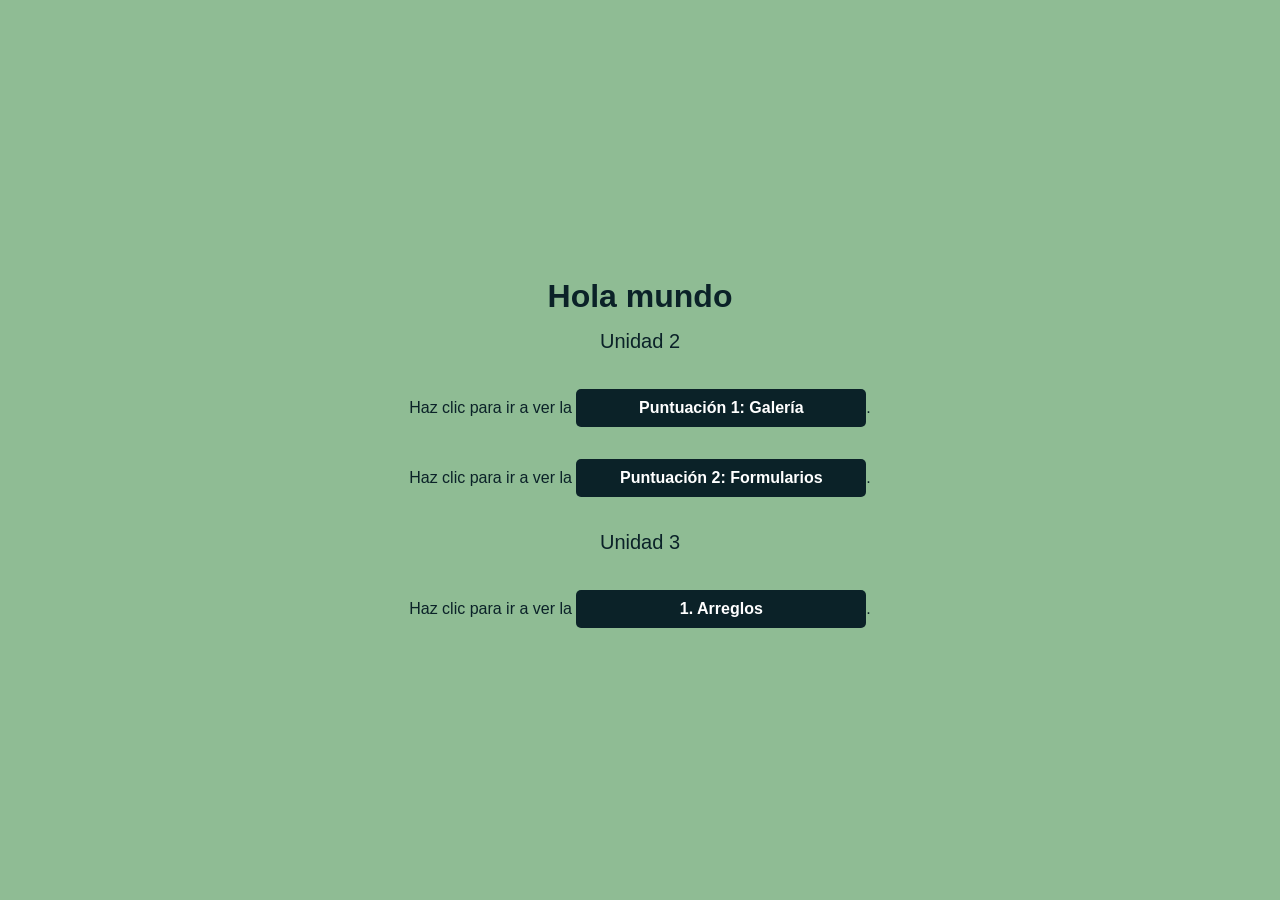
<file: index.html>
<!DOCTYPE html>
<html lang="es">
<head>
    <meta charset="UTF-8">
    <meta name="viewport" content="width=device-width, initial-scale=1.0">
    <meta name="author" content="Fernando Hernandez">
    <meta name="keywords" content="desarrollo web, ingenieria de software">
    <link rel="stylesheet" href="style_index.css">
    <title>Inicio</title>
</head>
<body>
    <h1>Hola mundo</h1>
    <h2>Unidad 2</h2>
    <p>Haz clic para ir a ver la <a href="Puntuacion1/galeria.html">Puntuación 1: Galería</a>.</p>
    <p>Haz clic para ir a ver la <a href="Formularios/index.html">Puntuación 2: Formularios</a>.</p>
    <br>
    <h2>Unidad 3</h2>
    <p>Haz clic para ir a ver la <a href="EjerciciosArreglos/index.html">1. Arreglos</a>.</p>
</body>
</html>
</file>
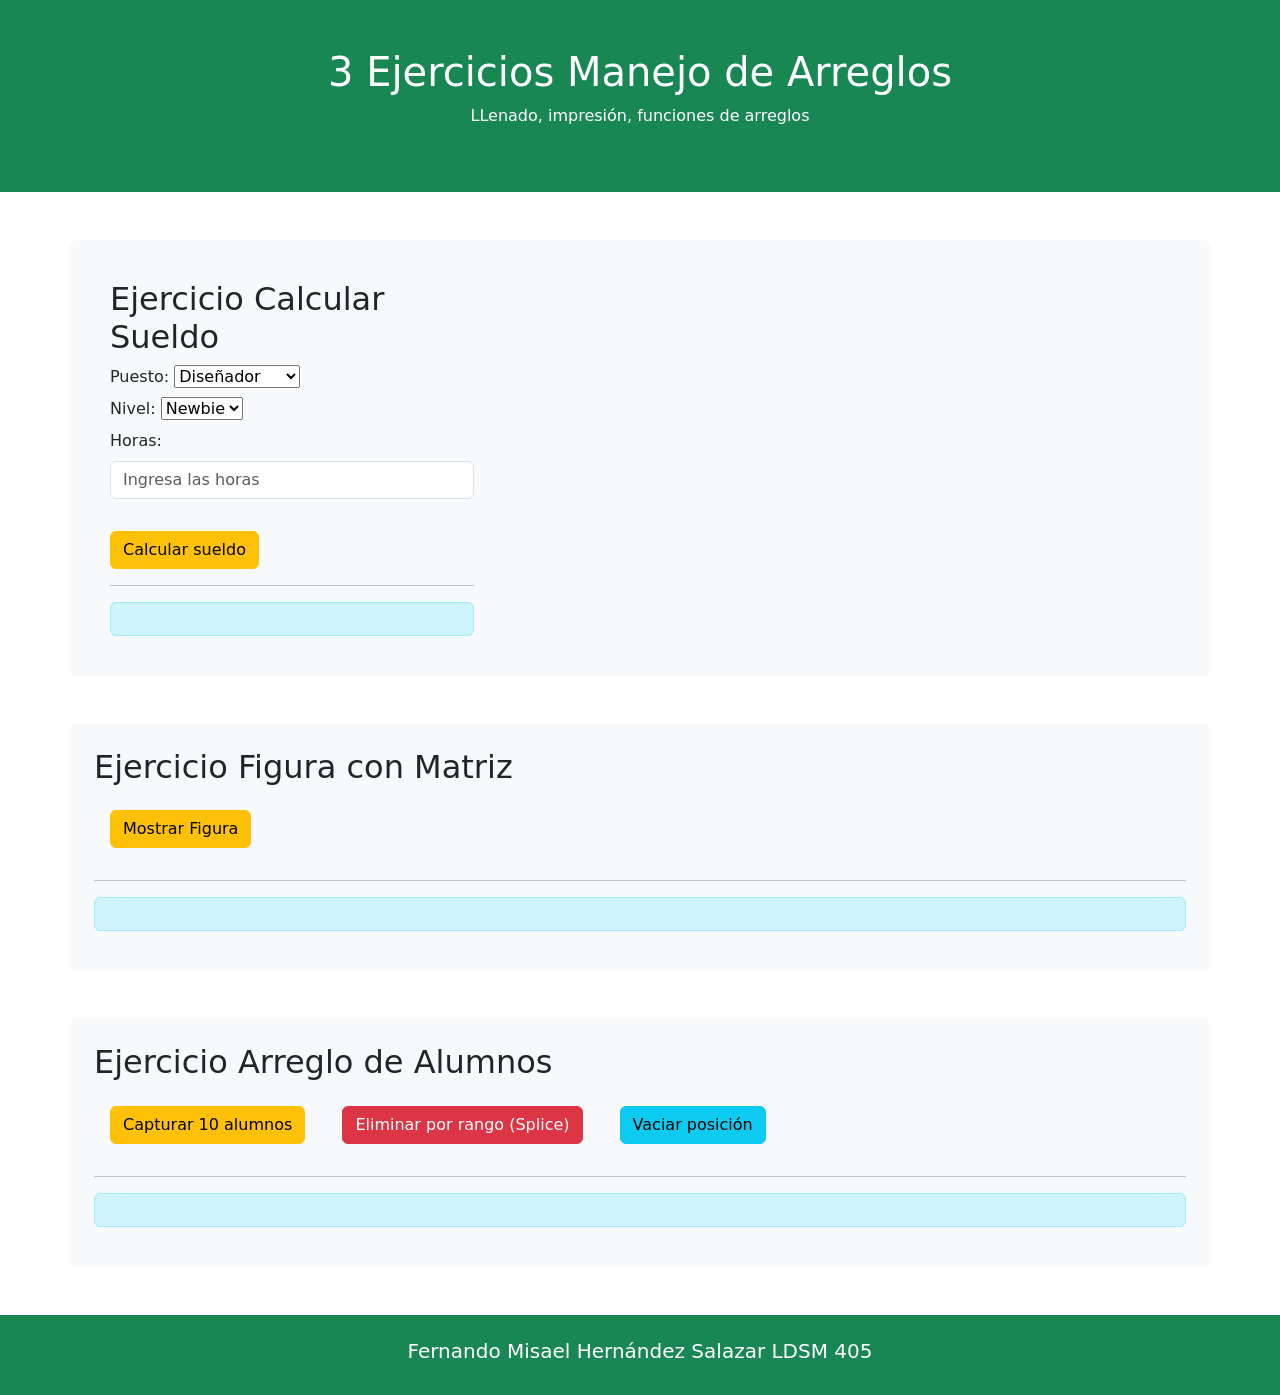
<file: EjerciciosArreglos/index.html>
<!DOCTYPE html>
<html lang="en">
<head>
    <meta charset="UTF-8">
    <meta http-equiv="X-UA-Compatible" content="IE=edge">
    <meta name="viewport" content="width=device-width, initial-scale=1.0">
    <link href="https://cdn.jsdelivr.net/npm/bootstrap@5.3.8/dist/css/bootstrap.min.css" rel="stylesheet">
    <script src="https://cdn.jsdelivr.net/npm/bootstrap@5.3.8/dist/js/bootstrap.bundle.min.js"></script>
    <title>Arreglos con JS</title>
</head>
<body>
    <header class="container-fluid p-5 bg-success text-white text-center">
        <h1>3 Ejercicios Manejo de Arreglos</h1>
        <p>LLenado, impresión, funciones de arreglos</p> 
    </header>
    <section class="container mt-5 bg-light p-4 rounded text-dark">
        <form action="" method="post" id="formSueldo" name="formSueldo">
            <div class="m-3 col-sm-4">
                <h2>Ejercicio Calcular Sueldo</h2>
                <label for="puesto" class="form-label">Puesto: </label>
                <select id="puesto" size="1" name="puesto">
                    <option value=0>Diseñador</option>
                    <option value=1>Programador</option>
                    <option value=2>Lider</option>
                </select>
                <br>
                <label for="nivel" class="form-label">Nivel: </label>
                <select id="nivel" size="1" name="nivel">
                    <option value=0>Newbie</option>
                    <option value=1>Junior</option>
                    <option value=2>Senior</option>
                </select>
                <br>
                <label for="horas" class="form-label">Horas: </label>
                <input type="number" class="form-control mb-3" id="horas" placeholder="Ingresa las horas" name="horas">
                <button type="button" class="btn btn-warning mt-3" onclick="mostrarSueldo()">Calcular sueldo</button>
                <hr>
                <p class="alert alert-info mt-3 text-black" id="sueldoCalculado"></p>
            </div>
        </form>
    </section>
    <section class="container mt-5 bg-light p-4 rounded text-dark">
        <h2>Ejercicio Figura con Matriz</h2>
        <button class="btn btn-warning m-3" onclick="ejercicio3()">Mostrar Figura</button>
        <hr>
        <p class="font-monospace alert alert-info mt-3 text-black" id="impEjercicio3"></p>
    </section>

    <section class="container mt-5 bg-light p-4 rounded text-dark">
        <h2>Ejercicio Arreglo de Alumnos</h2>
        <button class="btn btn-warning m-3" onclick="capturarAlumnos()">Capturar 10 alumnos</button>
        <button class="btn btn-danger m-3" onclick="eliminarAlumnosRango()">Eliminar por rango (Splice)</button>
        <button class="btn btn-info m-3" onclick="vaciarPosicion()">Vaciar posición</button>
        <hr>
        <p class="alert alert-info mt-3 text-black"" id="impAlumnos"></p>
    </section>
    <footer class="mt-5 p-4 text-white text-center bg-success">
        <h5>Fernando Misael Hernández Salazar LDSM 405</h5>
    </footer>
    <script src="js/funcionesArreglos.js"></script>
</body>
</html>
</file>
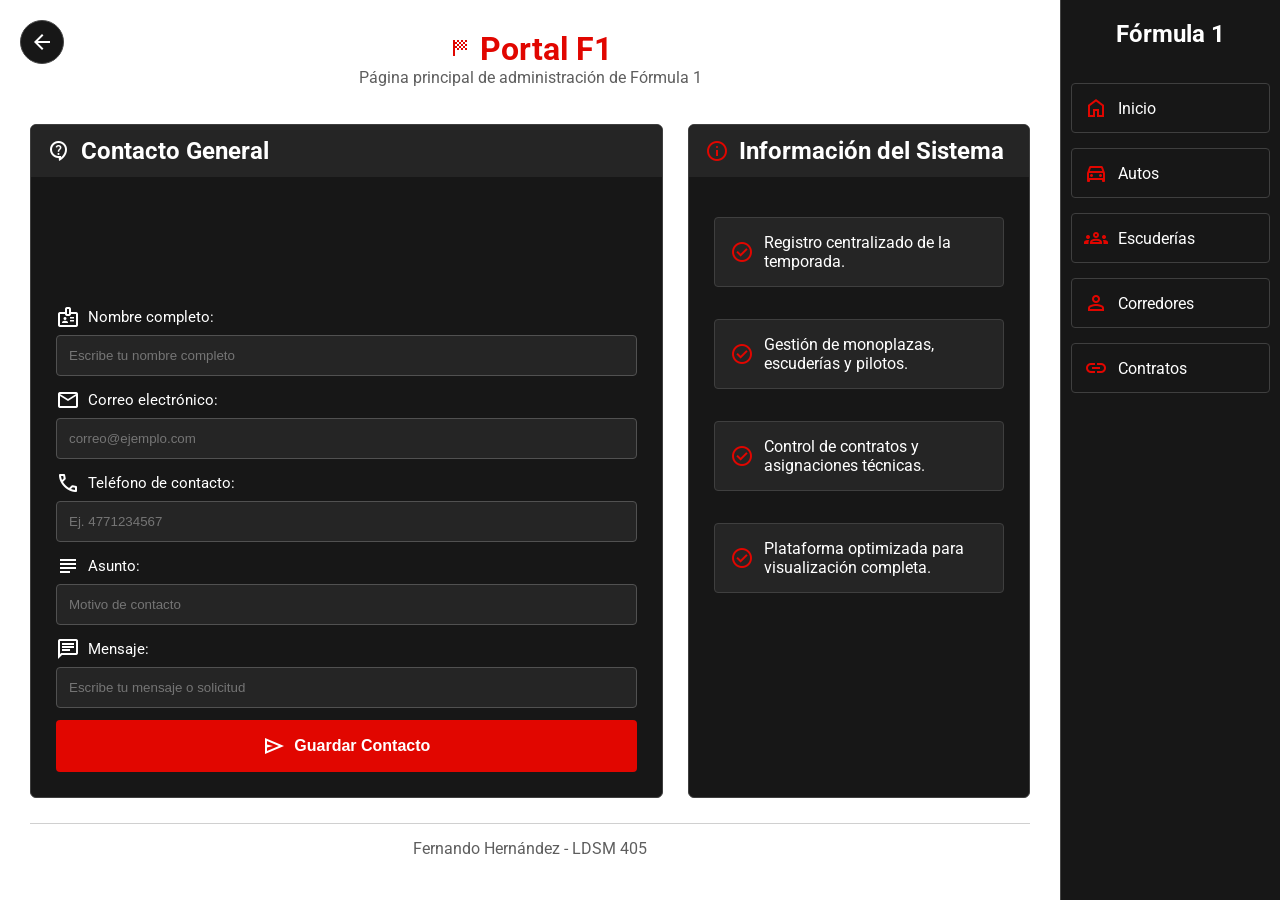
<file: Formularios/index.html>
<!DOCTYPE html>
<html lang="es">
<head>
    <meta charset="UTF-8">
    <meta name="viewport" content="width=device-width, initial-scale=1.0">
    <title>Inicio - Fórmula 1</title>
    <link rel="stylesheet" href="https://fonts.googleapis.com/css2?family=Roboto:wght@400;700&display=swap">
    <link rel="stylesheet" href="https://fonts.googleapis.com/css2?family=Material+Symbols+Outlined:opsz,wght,FILL,GRAD@24,400,0,0" />
    <link rel="stylesheet" href="css/index.css">
</head>
<body>

    <a class="volver-inicio" href="../index.html" aria-label="Volver al inicio principal" title="Volver al inicio principal">
        <span class="material-symbols-outlined" aria-hidden="true">arrow_back</span>
    </a>

    <main>
        <header>
            <h1><span class="material-symbols-outlined">sports_score</span> Portal F1</h1>
            <p>Página principal de administración de Fórmula 1</p>
        </header>

        <section>
            <article>
                <h2><span class="material-symbols-outlined">contact_support</span> Contacto General</h2>
                <form action="#">
                    <p>
                        <label for="nombre_usuario"><span class="material-symbols-outlined">badge</span> Nombre completo:</label>
                        <input type="text" id="nombre_usuario" placeholder="Escribe tu nombre completo">
                    </p>

                    <p>
                        <label for="correo"><span class="material-symbols-outlined">mail</span> Correo electrónico:</label>
                        <input type="email" id="correo" placeholder="correo@ejemplo.com">
                    </p>

                    <p>
                        <label for="telefono"><span class="material-symbols-outlined">call</span> Teléfono de contacto:</label>
                        <input type="tel" id="telefono" placeholder="Ej. 4771234567">
                    </p>

                    <p>
                        <label for="asunto"><span class="material-symbols-outlined">subject</span> Asunto:</label>
                        <input type="text" id="asunto" placeholder="Motivo de contacto">
                    </p>

                    <p>
                        <label for="mensaje"><span class="material-symbols-outlined">chat</span> Mensaje:</label>
                        <input type="text" id="mensaje" placeholder="Escribe tu mensaje o solicitud">
                    </p>

                    <button type="button" onclick="capturarInicio()"><span class="material-symbols-outlined">send</span> Guardar Contacto</button>
                </form>
            </article>

            <aside>
                <h2><span class="material-symbols-outlined">info</span> Información del Sistema</h2>
                <p><span class="material-symbols-outlined">check_circle</span> Registro centralizado de la temporada.</p>
                <p><span class="material-symbols-outlined">check_circle</span> Gestión de monoplazas, escuderías y pilotos.</p>
                <p><span class="material-symbols-outlined">check_circle</span> Control de contratos y asignaciones técnicas.</p>
                <p><span class="material-symbols-outlined">check_circle</span> Plataforma optimizada para visualización completa.</p>
            </aside>
        </section>

        <footer>
            <p>Fernando Hernández - LDSM 405</p>
        </footer>
    </main>

    <nav>
        <h2>Fórmula 1</h2>
        <a href="index.html"><span class="material-symbols-outlined">home</span> Inicio</a>
        <a href="autos.html"><span class="material-symbols-outlined">directions_car</span> Autos</a>
        <a href="escuderia.html"><span class="material-symbols-outlined">groups</span> Escuderías</a>
        <a href="corredor.html"><span class="material-symbols-outlined">person</span> Corredores</a>
        <a href="relaciones.html"><span class="material-symbols-outlined">link</span> Contratos</a>
    </nav>

    <script src="js/main.js"></script>
</body>
</html>
</file>
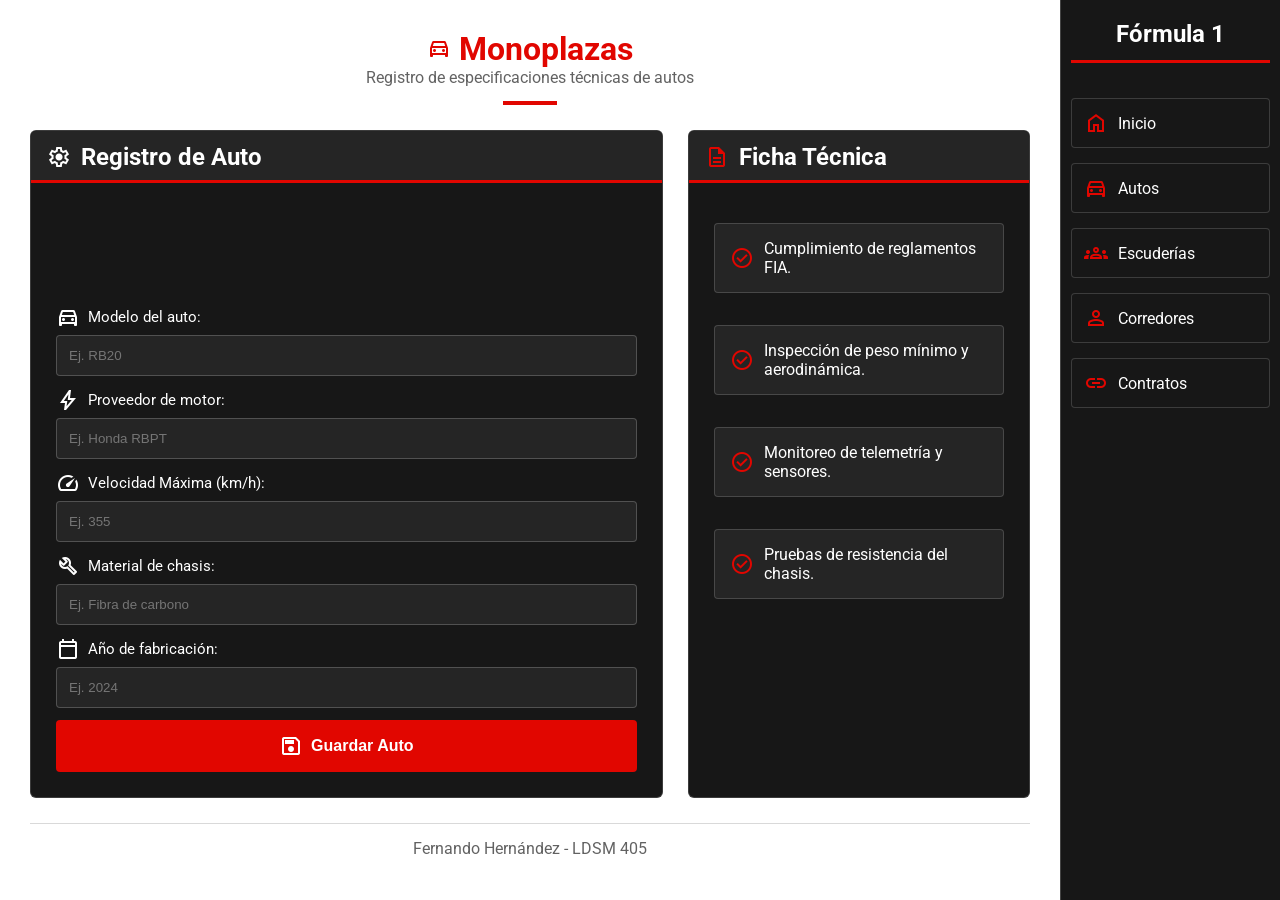
<file: Formularios/autos.html>
<!DOCTYPE html>
<html lang="es">
<head>
    <meta charset="UTF-8">
    <meta name="viewport" content="width=device-width, initial-scale=1.0">
    <title>Autos - Fórmula 1</title>
    <link rel="stylesheet" href="https://fonts.googleapis.com/css2?family=Roboto:wght@400;700&display=swap">
    <link rel="stylesheet" href="https://fonts.googleapis.com/css2?family=Material+Symbols+Outlined:opsz,wght,FILL,GRAD@24,400,0,0" />
    <link rel="stylesheet" href="css/autos.css">
</head>
<body>

    <main>
        <header>
            <h1><span class="material-symbols-outlined">directions_car</span> Monoplazas</h1>
            <p>Registro de especificaciones técnicas de autos</p>
        </header>

        <section>
            <article>
                <h2><span class="material-symbols-outlined">settings</span> Registro de Auto</h2>
                <form action="#">
                    <p>
                        <label for="modelo"><span class="material-symbols-outlined">directions_car</span> Modelo del auto:</label>
                        <input type="text" id="modelo" placeholder="Ej. RB20">
                    </p>

                    <p>
                        <label for="motor"><span class="material-symbols-outlined">bolt</span> Proveedor de motor:</label>
                        <input type="text" id="motor" placeholder="Ej. Honda RBPT">
                    </p>

                    <p>
                        <label for="velocidad"><span class="material-symbols-outlined">speed</span> Velocidad Máxima (km/h):</label>
                        <input type="number" id="velocidad" placeholder="Ej. 355">
                    </p>

                    <p>
                        <label for="chasis"><span class="material-symbols-outlined">build</span> Material de chasis:</label>
                        <input type="text" id="chasis" placeholder="Ej. Fibra de carbono">
                    </p>

                    <p>
                        <label for="anio"><span class="material-symbols-outlined">calendar_today</span> Año de fabricación:</label>
                        <input type="number" id="anio" placeholder="Ej. 2024">
                    </p>

                    <button type="button" onclick="capturarAuto()"><span class="material-symbols-outlined">save</span> Guardar Auto</button>
                </form>
            </article>

            <aside>
                <h2><span class="material-symbols-outlined">description</span> Ficha Técnica</h2>
                <p><span class="material-symbols-outlined">check_circle</span> Cumplimiento de reglamentos FIA.</p>
                <p><span class="material-symbols-outlined">check_circle</span> Inspección de peso mínimo y aerodinámica.</p>
                <p><span class="material-symbols-outlined">check_circle</span> Monitoreo de telemetría y sensores.</p>
                <p><span class="material-symbols-outlined">check_circle</span> Pruebas de resistencia del chasis.</p>
            </aside>
        </section>

        <footer>
            <p>Fernando Hernández - LDSM 405</p>
        </footer>
    </main>

    <nav>
        <h2>Fórmula 1</h2>
        <a href="index.html"><span class="material-symbols-outlined">home</span> Inicio</a>
        <a href="autos.html"><span class="material-symbols-outlined">directions_car</span> Autos</a>
        <a href="escuderia.html"><span class="material-symbols-outlined">groups</span> Escuderías</a>
        <a href="corredor.html"><span class="material-symbols-outlined">person</span> Corredores</a>
        <a href="relaciones.html"><span class="material-symbols-outlined">link</span> Contratos</a>
    </nav>

    <script src="js/main.js"></script>
</body>
</html>
</file>
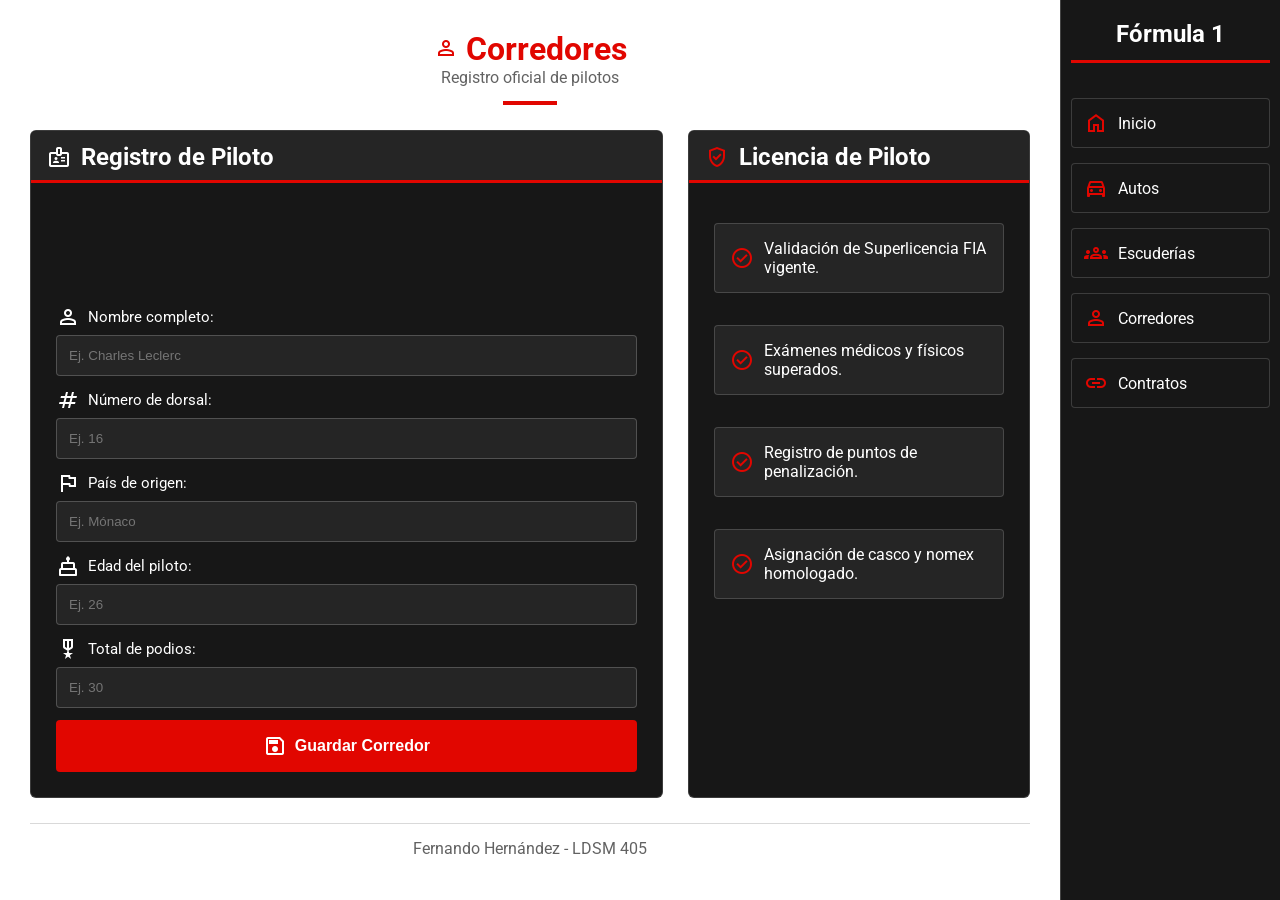
<file: Formularios/corredor.html>
<!DOCTYPE html>
<html lang="es">
<head>
    <meta charset="UTF-8">
    <meta name="viewport" content="width=device-width, initial-scale=1.0">
    <title>Corredores - Fórmula 1</title>
    <link rel="stylesheet" href="https://fonts.googleapis.com/css2?family=Roboto:wght@400;700&display=swap">
    <link rel="stylesheet" href="https://fonts.googleapis.com/css2?family=Material+Symbols+Outlined:opsz,wght,FILL,GRAD@24,400,0,0" />
    <link rel="stylesheet" href="css/corredor.css">
</head>
<body>

    <main>
        <header>
            <h1><span class="material-symbols-outlined">person</span> Corredores</h1>
            <p>Registro oficial de pilotos</p>
        </header>

        <section>
            <article>
                <h2><span class="material-symbols-outlined">badge</span> Registro de Piloto</h2>
                <form action="#">
                    <p>
                        <label for="nombre_piloto"><span class="material-symbols-outlined">person</span> Nombre completo:</label>
                        <input type="text" id="nombre_piloto" placeholder="Ej. Charles Leclerc">
                    </p>

                    <p>
                        <label for="numero_dorsal"><span class="material-symbols-outlined">numbers</span> Número de dorsal:</label>
                        <input type="number" id="numero_dorsal" placeholder="Ej. 16">
                    </p>

                    <p>
                        <label for="pais"><span class="material-symbols-outlined">flag</span> País de origen:</label>
                        <input type="text" id="pais" placeholder="Ej. Mónaco">
                    </p>

                    <p>
                        <label for="edad"><span class="material-symbols-outlined">cake</span> Edad del piloto:</label>
                        <input type="number" id="edad" placeholder="Ej. 26">
                    </p>

                    <p>
                        <label for="podios"><span class="material-symbols-outlined">military_tech</span> Total de podios:</label>
                        <input type="number" id="podios" placeholder="Ej. 30">
                    </p>

                    <button type="button" onclick="capturarCorredor()"><span class="material-symbols-outlined">save</span> Guardar Corredor</button>
                </form>
            </article>

            <aside>
                <h2><span class="material-symbols-outlined">verified_user</span> Licencia de Piloto</h2>
                <p><span class="material-symbols-outlined">check_circle</span> Validación de Superlicencia FIA vigente.</p>
                <p><span class="material-symbols-outlined">check_circle</span> Exámenes médicos y físicos superados.</p>
                <p><span class="material-symbols-outlined">check_circle</span> Registro de puntos de penalización.</p>
                <p><span class="material-symbols-outlined">check_circle</span> Asignación de casco y nomex homologado.</p>
            </aside>
        </section>

        <footer>
            <p>Fernando Hernández - LDSM 405</p>
        </footer>
    </main>

    <nav>
        <h2>Fórmula 1</h2>
        <a href="index.html"><span class="material-symbols-outlined">home</span> Inicio</a>
        <a href="autos.html"><span class="material-symbols-outlined">directions_car</span> Autos</a>
        <a href="escuderia.html"><span class="material-symbols-outlined">groups</span> Escuderías</a>
        <a href="corredor.html"><span class="material-symbols-outlined">person</span> Corredores</a>
        <a href="relaciones.html"><span class="material-symbols-outlined">link</span> Contratos</a>
    </nav>

    <script src="js/main.js"></script>
</body>
</html>
</file>
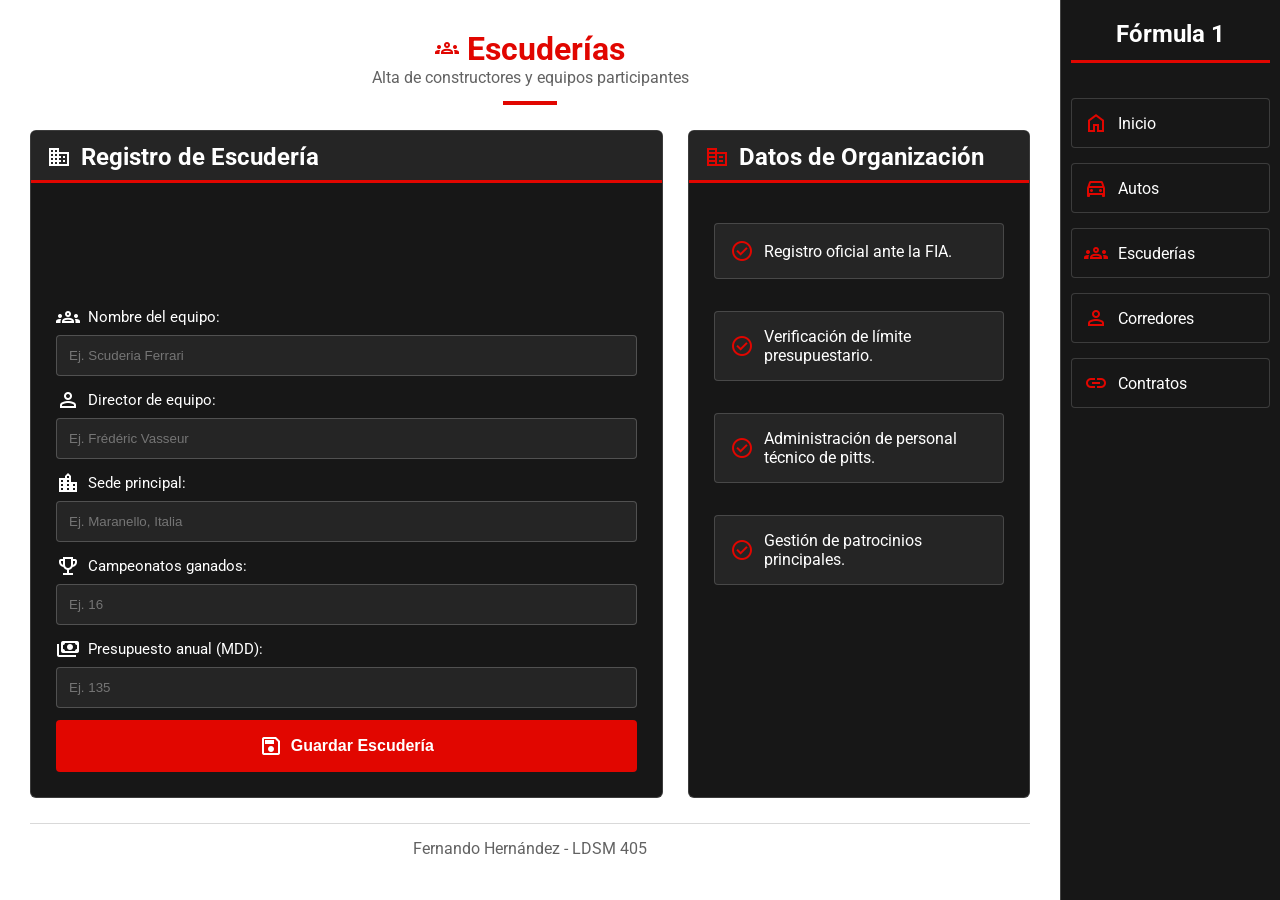
<file: Formularios/escuderia.html>
<!DOCTYPE html>
<html lang="es">
<head>
    <meta charset="UTF-8">
    <meta name="viewport" content="width=device-width, initial-scale=1.0">
    <title>Escuderías - Fórmula 1</title>
    <link rel="stylesheet" href="https://fonts.googleapis.com/css2?family=Roboto:wght@400;700&display=swap">
    <link rel="stylesheet" href="https://fonts.googleapis.com/css2?family=Material+Symbols+Outlined:opsz,wght,FILL,GRAD@24,400,0,0" />
    <link rel="stylesheet" href="css/escuderia.css">
</head>
<body>

    <main>
        <header>
            <h1><span class="material-symbols-outlined">groups</span> Escuderías</h1>
            <p>Alta de constructores y equipos participantes</p>
        </header>

        <section>
            <article>
                <h2><span class="material-symbols-outlined">domain</span> Registro de Escudería</h2>
                <form action="#">
                    <p>
                        <label for="nombre_equipo"><span class="material-symbols-outlined">groups</span> Nombre del equipo:</label>
                        <input type="text" id="nombre_equipo" placeholder="Ej. Scuderia Ferrari">
                    </p>

                    <p>
                        <label for="director"><span class="material-symbols-outlined">person</span> Director de equipo:</label>
                        <input type="text" id="director" placeholder="Ej. Frédéric Vasseur">
                    </p>

                    <p>
                        <label for="sede"><span class="material-symbols-outlined">location_city</span> Sede principal:</label>
                        <input type="text" id="sede" placeholder="Ej. Maranello, Italia">
                    </p>

                    <p>
                        <label for="campeonatos"><span class="material-symbols-outlined">emoji_events</span> Campeonatos ganados:</label>
                        <input type="number" id="campeonatos" placeholder="Ej. 16">
                    </p>

                    <p>
                        <label for="presupuesto"><span class="material-symbols-outlined">payments</span> Presupuesto anual (MDD):</label>
                        <input type="number" id="presupuesto" placeholder="Ej. 135">
                    </p>

                    <button type="button" onclick="capturarEscuderia()"><span class="material-symbols-outlined">save</span> Guardar Escudería</button>
                </form>
            </article>

            <aside>
                <h2><span class="material-symbols-outlined">corporate_fare</span> Datos de Organización</h2>
                <p><span class="material-symbols-outlined">check_circle</span> Registro oficial ante la FIA.</p>
                <p><span class="material-symbols-outlined">check_circle</span> Verificación de límite presupuestario.</p>
                <p><span class="material-symbols-outlined">check_circle</span> Administración de personal técnico de pitts.</p>
                <p><span class="material-symbols-outlined">check_circle</span> Gestión de patrocinios principales.</p>
            </aside>
        </section>

        <footer>
            <p>Fernando Hernández - LDSM 405</p>
        </footer>
    </main>

    <nav>
        <h2>Fórmula 1</h2>
        <a href="index.html"><span class="material-symbols-outlined">home</span> Inicio</a>
        <a href="autos.html"><span class="material-symbols-outlined">directions_car</span> Autos</a>
        <a href="escuderia.html"><span class="material-symbols-outlined">groups</span> Escuderías</a>
        <a href="corredor.html"><span class="material-symbols-outlined">person</span> Corredores</a>
        <a href="relaciones.html"><span class="material-symbols-outlined">link</span> Contratos</a>
    </nav>

    <script src="js/main.js"></script>
</body>
</html>
</file>
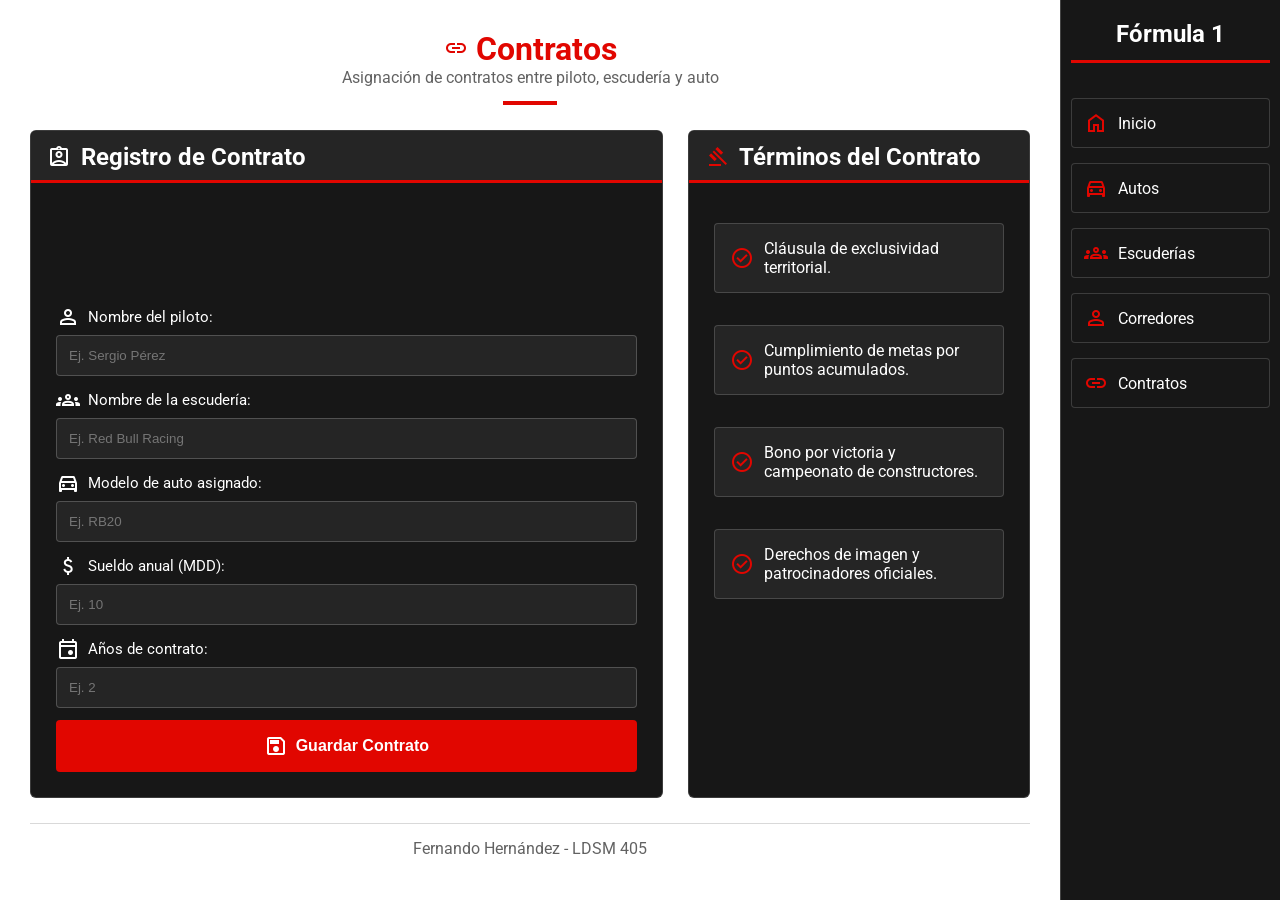
<file: Formularios/relaciones.html>
<!DOCTYPE html>
<html lang="es">
<head>
    <meta charset="UTF-8">
    <meta name="viewport" content="width=device-width, initial-scale=1.0">
    <title>Contratos - Fórmula 1</title>
    <link rel="stylesheet" href="https://fonts.googleapis.com/css2?family=Roboto:wght@400;700&display=swap">
    <link rel="stylesheet" href="https://fonts.googleapis.com/css2?family=Material+Symbols+Outlined:opsz,wght,FILL,GRAD@24,400,0,0" />
    <link rel="stylesheet" href="css/relaciones.css">
</head>
<body>

    <main>
        <header>
            <h1><span class="material-symbols-outlined">link</span> Contratos</h1>
            <p>Asignación de contratos entre piloto, escudería y auto</p>
        </header>

        <section>
            <article>
                <h2><span class="material-symbols-outlined">assignment_ind</span> Registro de Contrato</h2>
                <form action="#">
                    <p>
                        <label for="id_corredor"><span class="material-symbols-outlined">person</span> Nombre del piloto:</label>
                        <input type="text" id="id_corredor" placeholder="Ej. Sergio Pérez">
                    </p>

                    <p>
                        <label for="id_escuderia"><span class="material-symbols-outlined">groups</span> Nombre de la escudería:</label>
                        <input type="text" id="id_escuderia" placeholder="Ej. Red Bull Racing">
                    </p>

                    <p>
                        <label for="id_auto"><span class="material-symbols-outlined">directions_car</span> Modelo de auto asignado:</label>
                        <input type="text" id="id_auto" placeholder="Ej. RB20">
                    </p>

                    <p>
                        <label for="sueldo"><span class="material-symbols-outlined">attach_money</span> Sueldo anual (MDD):</label>
                        <input type="number" id="sueldo" placeholder="Ej. 10">
                    </p>

                    <p>
                        <label for="vigencia"><span class="material-symbols-outlined">event</span> Años de contrato:</label>
                        <input type="number" id="vigencia" placeholder="Ej. 2">
                    </p>

                    <button type="button" onclick="capturarRelacion()"><span class="material-symbols-outlined">save</span> Guardar Contrato</button>
                </form>
            </article>

            <aside>
                <h2><span class="material-symbols-outlined">gavel</span> Términos del Contrato</h2>
                <p><span class="material-symbols-outlined">check_circle</span> Cláusula de exclusividad territorial.</p>
                <p><span class="material-symbols-outlined">check_circle</span> Cumplimiento de metas por puntos acumulados.</p>
                <p><span class="material-symbols-outlined">check_circle</span> Bono por victoria y campeonato de constructores.</p>
                <p><span class="material-symbols-outlined">check_circle</span> Derechos de imagen y patrocinadores oficiales.</p>
            </aside>
        </section>

        <footer>
            <p>Fernando Hernández - LDSM 405</p>
        </footer>
    </main>

    <nav>
        <h2>Fórmula 1</h2>
        <a href="index.html"><span class="material-symbols-outlined">home</span> Inicio</a>
        <a href="autos.html"><span class="material-symbols-outlined">directions_car</span> Autos</a>
        <a href="escuderia.html"><span class="material-symbols-outlined">groups</span> Escuderías</a>
        <a href="corredor.html"><span class="material-symbols-outlined">person</span> Corredores</a>
        <a href="relaciones.html"><span class="material-symbols-outlined">link</span> Contratos</a>
    </nav>

    <script src="js/main.js"></script>
</body>
</html>
</file>
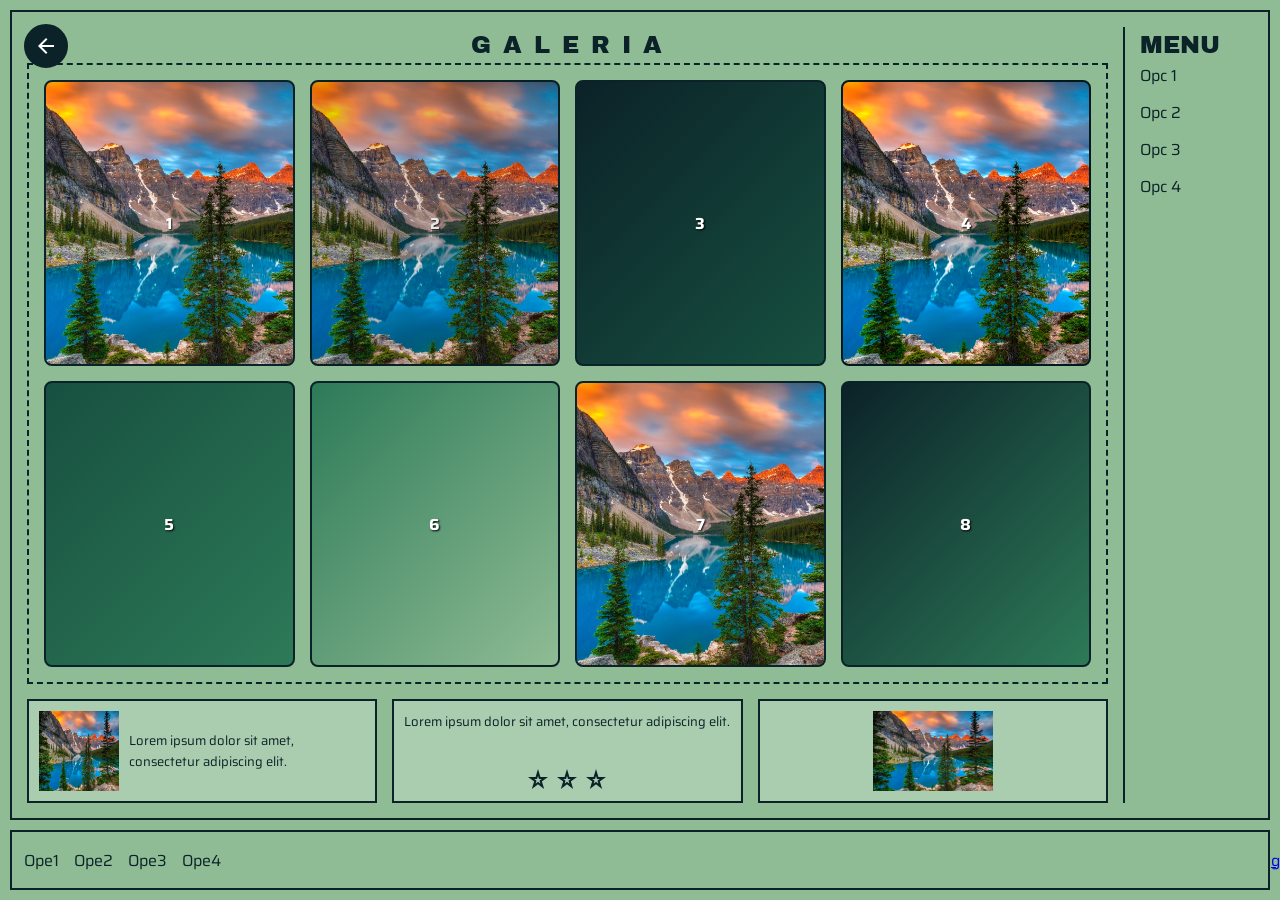
<file: Puntuacion1/galeria.html>
<!DOCTYPE html>
<html lang="es">
<head>
    <meta charset="UTF-8">
    <meta name="viewport" content="width=device-width, initial-scale=1.0">
    <meta name="author" content="Fernando Hernandez">
    <meta name="keywords" content="desarrollo web, ingenieria de software">
    <link rel="stylesheet" href="css/style.css">
    <link rel="preconnect" href="https://fonts.googleapis.com">
    <link rel="preconnect" href="https://fonts.gstatic.com" crossorigin>
    <link href="https://fonts.googleapis.com/css2?family=Archivo+Black&family=Saira:ital,wght@0,100..900;1,100..900&display=swap" rel="stylesheet">
    <link rel="stylesheet" href="https://fonts.googleapis.com/css2?family=Material+Symbols+Outlined:opsz,wght,FILL,GRAD@24,400,0,0&icon_names=arrow_back,star_rate" />
    <title>Galeria</title>
</head>
<body>
    <a class="volver-inicio" href="../index.html" aria-label="Volver al inicio principal" title="Volver al inicio principal">
        <span class="material-symbols-outlined" aria-hidden="true">arrow_back</span>
    </a>
    <div class="pantalla">
        <main class="contenedor">
            <section class="principal">
                <h1 class="titulo">G A L E R I A</h1>
                
                <section class="galeria">
                    <section class="elementos">
                        <article class="caja foto c1">1</article>
                        <article class="caja foto c2">2</article>
                        <article class="caja grad c3">3</article>
                        <article class="caja foto c4">4</article>
                    </section>
                    <section class="elementos">
                        <article class="caja grad c5">5</article>
                        <article class="caja grad c6">6</article>
                        <article class="caja foto c7">7</article>
                        <article class="caja grad c8">8</article>
                    </section>
                </section>

                <section class="abajo">
                    <article class="bloque bloque-1">
                        <img src="img/Paisaje3.jpg" width="80" height="80">
                        <p>Lorem ipsum dolor sit amet, consectetur adipiscing elit.</p>
                    </article>
                    
                    <article class="bloque bloque-2">
                        <p>Lorem ipsum dolor sit amet, consectetur adipiscing elit.</p>
                        <div class="estrellas">
                            <span class="material-symbols-outlined">star_rate</span>
                            <span class="material-symbols-outlined">star_rate</span>
                            <span class="material-symbols-outlined">star_rate</span>
                        </div>
                    </article>

                    <article class="bloque bloque-3">
                        <img src="img/Paisaje3.jpg" width="120" height="80">
                    </article>
                </section>
            </section>

            <aside class="menu">
                <h1>MENU</h1>
                <ul>
                    <li>Opc 1</li>
                    <li>Opc 2</li>
                    <li>Opc 3</li>
                    <li>Opc 4</li>
                </ul>
            </aside>
        </main>

        <footer>
            <section class="pie">
                <ul>
                    <li>Ope1</li>
                    <li>Ope2</li>
                    <li>Ope3</li>
                    <li>Ope4</li>
                </ul>
                <a href="https://www.google.com/?zx=1790258717356" target="_blank">google</a>
            </section>
            <article class="iconos">
                <span class="material-symbols-outlined">star_rate</span>
                <span class="material-symbols-outlined">star_rate</span>
                <span class="material-symbols-outlined">star_rate</span>
            </article>
        </footer>
    </div>
</body>
</html>
</file>
<file: style_index.css>
body {
    background-color: #8fbc94;
    font-family: "Saira", sans-serif;
    display: flex;
    flex-direction: column;
    align-items: center;
    justify-content: center;
    height: 100vh;
    margin: 0;
    color: #0b2228;
}

h1 {
    font-family: "Archivo Black", sans-serif;
    font-size: 32px;
    margin-bottom: 15px;
}

h2 {
    font-family: "Saira", sans-serif;
    font-size: 20px;
    margin-top: 0;
    margin-bottom: 20px;
    font-weight: 500;
}

a {
    display: inline-block;
    padding: 10px 20px;
    background-color: #0b2228;
    color: white;
    text-decoration: none;
    border-radius: 5px;
    font-weight: bold;
    width: 250px; 
    text-align: center;
}

a:hover {
    background-color: #175040;
}
</file>
<file: Formularios/css/index.css>
* {
    box-sizing: border-box;
    margin: 0;
    padding: 0;
}

body {
    font-family: 'Roboto', sans-serif;
    background-color: #ffffff;
    color: #171717;
    display: flex;
    min-height: 100vh;
    width: 100vw;
}

.volver-inicio {
    position: fixed;
    top: 20px;
    left: 20px;
    z-index: 2;
    display: flex;
    align-items: center;
    justify-content: center;
    width: 44px;
    height: 44px;
    color: #ffffff;
    background-color: #171717;
    border: 1px solid #464646;
    border-radius: 50%;
    text-decoration: none;
}

.volver-inicio:hover {
    background-color: #e10600;
}

main {
    margin-right: 220px;
    width: calc(100vw - 220px);
    padding: 30px;
    display: flex;
    flex-direction: column;
    min-height: 100vh;
}

nav {
    width: 220px;
    background-color: #171717;
    border-left: 1px solid #464646;
    padding: 20px 10px;
    display: flex;
    flex-direction: column;
    gap: 15px;
    height: 100vh;
    position: fixed;
    right: 0;
    top: 0;
}

nav h2 {
    color: #ffffff;
    text-align: center;
    margin-bottom: 20px;
}

nav a {
    background-color: #171717;
    color: #ffffff;
    padding: 12px;
    text-decoration: none;
    border: 1px solid #3f3f3f;
    border-radius: 4px;
    display: flex;
    align-items: center;
    gap: 10px;
}

nav a:hover {
    background-color: #e10600;
}

nav a span { color: #e10600; }

header {
    text-align: center;
    margin-bottom: 25px;
}

header h1 {
    color: #e10600;
    font-size: 2rem;
}

header p {
    color: #5e5e5e;
}

section {
    display: flex;
    gap: 25px;
    flex: 1;
}

article {
    background-color: #171717;
    border: 1px solid #3f3f3f;
    border-radius: 6px;
    padding: 25px;
    flex: 2;
    color: #ffffff;
    display: flex;
    flex-direction: column;
    justify-content: space-between;
}

aside {
    background-color: #171717;
    border: 1px solid #3f3f3f;
    border-radius: 6px;
    padding: 25px;
    flex: 1;
    color: #ffffff;
    display: flex;
    flex-direction: column;
    gap: 20px;
}

aside p {
    display: flex;
    align-items: center;
    gap: 10px;
    background-color: #252525;
    color: #ffffff;
    padding: 15px;
    border-radius: 4px;
    border: 1px solid #3f3f3f;
}

aside span {
    color: #e10600;
}

article h2,
aside h2 {
    color: #ffffff;
    background-color: #252525;
    border-radius: 5px 5px 0 0;
    padding: 12px 16px;
    margin: -25px -25px 20px;
    display: flex;
    align-items: center;
    gap: 10px;
}

p {
    margin-bottom: 12px;
}

label {
    display: flex;
    align-items: center;
    gap: 8px;
    color: #ffffff;
    margin-bottom: 6px;
    font-size: 0.95rem;
}

input {
    width: 100%;
    padding: 12px;
    background-color: #252525;
    border: 1px solid #515151;
    color: #ffffff;
    border-radius: 4px;
}

input:focus-visible {
    outline: 2px solid #e10600;
    outline-offset: 1px;
}

button {
    width: 100%;
    padding: 14px;
    background-color: #e10600;
    color: #ffffff;
    border: none;
    border-radius: 4px;
    cursor: pointer;
    font-size: 1rem;
    font-weight: bold;
    display: flex;
    align-items: center;
    justify-content: center;
    gap: 8px;
    margin-top: 10px;
}

button:hover {
    background-color: #171717;
}

footer {
    text-align: center;
    margin-top: 25px;
    padding-top: 15px;
    border-top: 1px solid #d0d0d0;
    color: #5e5e5e;
}
</file>
<file: Formularios/css/autos.css>
* {
    box-sizing: border-box;
    margin: 0;
    padding: 0;
}

body {
    font-family: 'Roboto', sans-serif;
    background-color: #ffffff;
    color: #171717;
    display: flex;
    min-height: 100vh;
    width: 100vw;
}

main {
    margin-right: 220px;
    width: calc(100vw - 220px);
    padding: 30px;
    display: flex;
    flex-direction: column;
    min-height: 100vh;
}

nav {
    width: 220px;
    background-color: #171717;
    border-left: 1px solid rgba(255, 255, 255, 0.2);
    padding: 20px 10px;
    display: flex;
    flex-direction: column;
    gap: 15px;
    height: 100vh;
    position: fixed;
    right: 0;
    top: 0;
}

nav h2 {
    color: #ffffff;
    text-align: center;
    margin-bottom: 20px;
    border-bottom: 0;
    padding-bottom: 0;
}

nav h2::after {
    content: "";
    display: block;
    height: 3px;
    margin-top: 12px;
    background-color: #e10600;
}

nav a {
    background-color: #171717;
    color: #ffffff;
    padding: 12px;
    text-decoration: none;
    border: 1px solid rgba(255, 255, 255, 0.16);
    border-radius: 4px;
    display: flex;
    align-items: center;
    gap: 10px;
}

nav a:hover {
    background-color: #e10600;
}

nav a span { color: #e10600; }

header {
    text-align: center;
    margin-bottom: 25px;
}

header h1 {
    color: #e10600;
    font-size: 2rem;
}

header p {
    color: rgba(23, 23, 23, 0.68);
}

header::after {
    content: "";
    display: block;
    width: 54px;
    height: 4px;
    margin: 14px auto 0;
    background-color: #e10600;
}

section {
    display: flex;
    gap: 25px;
    flex: 1;
}

article {
    background-color: #171717;
    border: 1px solid rgba(255, 255, 255, 0.16);
    border-radius: 6px;
    padding: 25px;
    flex: 2;
    color: #ffffff;
    display: flex;
    flex-direction: column;
    justify-content: space-between;
}

aside {
    background-color: #171717;
    border: 1px solid rgba(255, 255, 255, 0.16);
    border-radius: 6px;
    padding: 25px;
    flex: 1;
    color: #ffffff;
    display: flex;
    flex-direction: column;
    gap: 20px;
}

aside p {
    display: flex;
    align-items: center;
    gap: 10px;
    background-color: #252525;
    color: #ffffff;
    padding: 15px;
    border-radius: 4px;
    border: 1px solid rgba(255, 255, 255, 0.16);
}

aside span {
    color: #e10600;
}

article h2,
aside h2 {
    color: #ffffff;
    background-color: #252525;
    border-bottom: 0;
    position: relative;
    border-radius: 5px 5px 0 0;
    padding: 12px 16px;
    margin: -25px -25px 20px;
    display: flex;
    align-items: center;
    gap: 10px;
}

article h2::after,
aside h2::after {
    content: "";
    position: absolute;
    right: 0;
    bottom: 0;
    left: 0;
    height: 3px;
    background-color: #e10600;
}

p {
    margin-bottom: 12px;
}

label {
    display: flex;
    align-items: center;
    gap: 8px;
    color: #ffffff;
    margin-bottom: 6px;
    font-size: 0.95rem;
}

input {
    width: 100%;
    padding: 12px;
    background-color: #252525;
    border: 1px solid rgba(255, 255, 255, 0.2);
    color: #ffffff;
    border-radius: 4px;
}

input:focus-visible {
    outline: 2px solid #e10600;
    outline-offset: 1px;
}

button {
    width: 100%;
    padding: 14px;
    background-color: #e10600;
    color: #ffffff;
    border: none;
    border-radius: 4px;
    cursor: pointer;
    font-size: 1rem;
    font-weight: bold;
    display: flex;
    align-items: center;
    justify-content: center;
    gap: 8px;
    margin-top: 10px;
}

button:hover {
    background-color: #171717;
}

footer {
    text-align: center;
    margin-top: 25px;
    padding-top: 15px;
    border-top: 1px solid rgba(23, 23, 23, 0.16);
    color: rgba(23, 23, 23, 0.68);
}
</file>
<file: Formularios/css/corredor.css>
* {
    box-sizing: border-box;
    margin: 0;
    padding: 0;
}

body {
    font-family: 'Roboto', sans-serif;
    background-color: #ffffff;
    color: #171717;
    display: flex;
    min-height: 100vh;
    width: 100vw;
}

main {
    margin-right: 220px;
    width: calc(100vw - 220px);
    padding: 30px;
    display: flex;
    flex-direction: column;
    min-height: 100vh;
}

nav {
    width: 220px;
    background-color: #171717;
    border-left: 1px solid rgba(255, 255, 255, 0.2);
    padding: 20px 10px;
    display: flex;
    flex-direction: column;
    gap: 15px;
    height: 100vh;
    position: fixed;
    right: 0;
    top: 0;
}

nav h2 {
    color: #ffffff;
    text-align: center;
    margin-bottom: 20px;
    border-bottom: 0;
    padding-bottom: 0;
}

nav h2::after {
    content: "";
    display: block;
    height: 3px;
    margin-top: 12px;
    background-color: #e10600;
}

nav a {
    background-color: #171717;
    color: #ffffff;
    padding: 12px;
    text-decoration: none;
    border: 1px solid rgba(255, 255, 255, 0.16);
    border-radius: 4px;
    display: flex;
    align-items: center;
    gap: 10px;
}

nav a:hover {
    background-color: #e10600;
}

nav a span { color: #e10600; }

header {
    text-align: center;
    margin-bottom: 25px;
}

header h1 {
    color: #e10600;
    font-size: 2rem;
}

header p {
    color: rgba(23, 23, 23, 0.68);
}

header::after {
    content: "";
    display: block;
    width: 54px;
    height: 4px;
    margin: 14px auto 0;
    background-color: #e10600;
}

section {
    display: flex;
    gap: 25px;
    flex: 1;
}

article {
    background-color: #171717;
    border: 1px solid rgba(255, 255, 255, 0.16);
    border-radius: 6px;
    padding: 25px;
    flex: 2;
    color: #ffffff;
    display: flex;
    flex-direction: column;
    justify-content: space-between;
}

aside {
    background-color: #171717;
    border: 1px solid rgba(255, 255, 255, 0.16);
    border-radius: 6px;
    padding: 25px;
    flex: 1;
    color: #ffffff;
    display: flex;
    flex-direction: column;
    gap: 20px;
}

aside p {
    display: flex;
    align-items: center;
    gap: 10px;
    background-color: #252525;
    color: #ffffff;
    padding: 15px;
    border-radius: 4px;
    border: 1px solid rgba(255, 255, 255, 0.16);
}

aside span {
    color: #e10600;
}

article h2,
aside h2 {
    color: #ffffff;
    background-color: #252525;
    border-bottom: 0;
    position: relative;
    border-radius: 5px 5px 0 0;
    padding: 12px 16px;
    margin: -25px -25px 20px;
    display: flex;
    align-items: center;
    gap: 10px;
}

article h2::after,
aside h2::after {
    content: "";
    position: absolute;
    right: 0;
    bottom: 0;
    left: 0;
    height: 3px;
    background-color: #e10600;
}

p {
    margin-bottom: 12px;
}

label {
    display: flex;
    align-items: center;
    gap: 8px;
    color: #ffffff;
    margin-bottom: 6px;
    font-size: 0.95rem;
}

input {
    width: 100%;
    padding: 12px;
    background-color: #252525;
    border: 1px solid rgba(255, 255, 255, 0.2);
    color: #ffffff;
    border-radius: 4px;
}

input:focus-visible {
    outline: 2px solid #e10600;
    outline-offset: 1px;
}

button {
    width: 100%;
    padding: 14px;
    background-color: #e10600;
    color: #ffffff;
    border: none;
    border-radius: 4px;
    cursor: pointer;
    font-size: 1rem;
    font-weight: bold;
    display: flex;
    align-items: center;
    justify-content: center;
    gap: 8px;
    margin-top: 10px;
}

button:hover {
    background-color: #171717;
}

footer {
    text-align: center;
    margin-top: 25px;
    padding-top: 15px;
    border-top: 1px solid rgba(23, 23, 23, 0.16);
    color: rgba(23, 23, 23, 0.68);
}
</file>
<file: Formularios/css/escuderia.css>
* {
    box-sizing: border-box;
    margin: 0;
    padding: 0;
}

body {
    font-family: 'Roboto', sans-serif;
    background-color: #ffffff;
    color: #171717;
    display: flex;
    min-height: 100vh;
    width: 100vw;
}

main {
    margin-right: 220px;
    width: calc(100vw - 220px);
    padding: 30px;
    display: flex;
    flex-direction: column;
    min-height: 100vh;
}

nav {
    width: 220px;
    background-color: #171717;
    border-left: 1px solid rgba(255, 255, 255, 0.2);
    padding: 20px 10px;
    display: flex;
    flex-direction: column;
    gap: 15px;
    height: 100vh;
    position: fixed;
    right: 0;
    top: 0;
}

nav h2 {
    color: #ffffff;
    text-align: center;
    margin-bottom: 20px;
    border-bottom: 0;
    padding-bottom: 0;
}

nav h2::after {
    content: "";
    display: block;
    height: 3px;
    margin-top: 12px;
    background-color: #e10600;
}

nav a {
    background-color: #171717;
    color: #ffffff;
    padding: 12px;
    text-decoration: none;
    border: 1px solid rgba(255, 255, 255, 0.16);
    border-radius: 4px;
    display: flex;
    align-items: center;
    gap: 10px;
}

nav a:hover {
    background-color: #e10600;
}

nav a span { color: #e10600; }

header {
    text-align: center;
    margin-bottom: 25px;
}

header h1 {
    color: #e10600;
    font-size: 2rem;
}

header p {
    color: rgba(23, 23, 23, 0.68);
}

header::after {
    content: "";
    display: block;
    width: 54px;
    height: 4px;
    margin: 14px auto 0;
    background-color: #e10600;
}

section {
    display: flex;
    gap: 25px;
    flex: 1;
}

article {
    background-color: #171717;
    border: 1px solid rgba(255, 255, 255, 0.16);
    border-radius: 6px;
    padding: 25px;
    flex: 2;
    color: #ffffff;
    display: flex;
    flex-direction: column;
    justify-content: space-between;
}

aside {
    background-color: #171717;
    border: 1px solid rgba(255, 255, 255, 0.16);
    border-radius: 6px;
    padding: 25px;
    flex: 1;
    color: #ffffff;
    display: flex;
    flex-direction: column;
    gap: 20px;
}

aside p {
    display: flex;
    align-items: center;
    gap: 10px;
    background-color: #252525;
    color: #ffffff;
    padding: 15px;
    border-radius: 4px;
    border: 1px solid rgba(255, 255, 255, 0.16);
}

aside span {
    color: #e10600;
}

article h2,
aside h2 {
    color: #ffffff;
    background-color: #252525;
    border-bottom: 0;
    position: relative;
    border-radius: 5px 5px 0 0;
    padding: 12px 16px;
    margin: -25px -25px 20px;
    display: flex;
    align-items: center;
    gap: 10px;
}

article h2::after,
aside h2::after {
    content: "";
    position: absolute;
    right: 0;
    bottom: 0;
    left: 0;
    height: 3px;
    background-color: #e10600;
}

p {
    margin-bottom: 12px;
}

label {
    display: flex;
    align-items: center;
    gap: 8px;
    color: #ffffff;
    margin-bottom: 6px;
    font-size: 0.95rem;
}

input {
    width: 100%;
    padding: 12px;
    background-color: #252525;
    border: 1px solid rgba(255, 255, 255, 0.2);
    color: #ffffff;
    border-radius: 4px;
}

input:focus-visible {
    outline: 2px solid #e10600;
    outline-offset: 1px;
}

button {
    width: 100%;
    padding: 14px;
    background-color: #e10600;
    color: #ffffff;
    border: none;
    border-radius: 4px;
    cursor: pointer;
    font-size: 1rem;
    font-weight: bold;
    display: flex;
    align-items: center;
    justify-content: center;
    gap: 8px;
    margin-top: 10px;
}

button:hover {
    background-color: #171717;
}

footer {
    text-align: center;
    margin-top: 25px;
    padding-top: 15px;
    border-top: 1px solid rgba(23, 23, 23, 0.16);
    color: rgba(23, 23, 23, 0.68);
}
</file>
<file: Formularios/css/relaciones.css>
* {
    box-sizing: border-box;
    margin: 0;
    padding: 0;
}

body {
    font-family: 'Roboto', sans-serif;
    background-color: #ffffff;
    color: #171717;
    display: flex;
    min-height: 100vh;
    width: 100vw;
}

main {
    margin-right: 220px;
    width: calc(100vw - 220px);
    padding: 30px;
    display: flex;
    flex-direction: column;
    min-height: 100vh;
}

nav {
    width: 220px;
    background-color: #171717;
    border-left: 1px solid rgba(255, 255, 255, 0.2);
    padding: 20px 10px;
    display: flex;
    flex-direction: column;
    gap: 15px;
    height: 100vh;
    position: fixed;
    right: 0;
    top: 0;
}

nav h2 {
    color: #ffffff;
    text-align: center;
    margin-bottom: 20px;
    border-bottom: 0;
    padding-bottom: 0;
}

nav h2::after {
    content: "";
    display: block;
    height: 3px;
    margin-top: 12px;
    background-color: #e10600;
}

nav a {
    background-color: #171717;
    color: #ffffff;
    padding: 12px;
    text-decoration: none;
    border: 1px solid rgba(255, 255, 255, 0.16);
    border-radius: 4px;
    display: flex;
    align-items: center;
    gap: 10px;
}

nav a:hover {
    background-color: #e10600;
}

nav a span { color: #e10600; }

header {
    text-align: center;
    margin-bottom: 25px;
}

header h1 {
    color: #e10600;
    font-size: 2rem;
}

header p {
    color: rgba(23, 23, 23, 0.68);
}

header::after {
    content: "";
    display: block;
    width: 54px;
    height: 4px;
    margin: 14px auto 0;
    background-color: #e10600;
}

section {
    display: flex;
    gap: 25px;
    flex: 1;
}

article {
    background-color: #171717;
    border: 1px solid rgba(255, 255, 255, 0.16);
    border-radius: 6px;
    padding: 25px;
    flex: 2;
    color: #ffffff;
    display: flex;
    flex-direction: column;
    justify-content: space-between;
}

aside {
    background-color: #171717;
    border: 1px solid rgba(255, 255, 255, 0.16);
    border-radius: 6px;
    padding: 25px;
    flex: 1;
    color: #ffffff;
    display: flex;
    flex-direction: column;
    gap: 20px;
}

aside p {
    display: flex;
    align-items: center;
    gap: 10px;
    background-color: #252525;
    color: #ffffff;
    padding: 15px;
    border-radius: 4px;
    border: 1px solid rgba(255, 255, 255, 0.16);
}

aside span {
    color: #e10600;
}

article h2,
aside h2 {
    color: #ffffff;
    background-color: #252525;
    border-bottom: 0;
    position: relative;
    border-radius: 5px 5px 0 0;
    padding: 12px 16px;
    margin: -25px -25px 20px;
    display: flex;
    align-items: center;
    gap: 10px;
}

article h2::after,
aside h2::after {
    content: "";
    position: absolute;
    right: 0;
    bottom: 0;
    left: 0;
    height: 3px;
    background-color: #e10600;
}

p {
    margin-bottom: 12px;
}

label {
    display: flex;
    align-items: center;
    gap: 8px;
    color: #ffffff;
    margin-bottom: 6px;
    font-size: 0.95rem;
}

input {
    width: 100%;
    padding: 12px;
    background-color: #252525;
    border: 1px solid rgba(255, 255, 255, 0.2);
    color: #ffffff;
    border-radius: 4px;
}

input:focus-visible {
    outline: 2px solid #e10600;
    outline-offset: 1px;
}

button {
    width: 100%;
    padding: 14px;
    background-color: #e10600;
    color: #ffffff;
    border: none;
    border-radius: 4px;
    cursor: pointer;
    font-size: 1rem;
    font-weight: bold;
    display: flex;
    align-items: center;
    justify-content: center;
    gap: 8px;
    margin-top: 10px;
}

button:hover {
    background-color: #171717;
}

footer {
    text-align: center;
    margin-top: 25px;
    padding-top: 15px;
    border-top: 1px solid rgba(23, 23, 23, 0.16);
    color: rgba(23, 23, 23, 0.68);
}
</file>
<file: Puntuacion1/css/style.css>
* {
    box-sizing: border-box;
}

html, body {
    margin: 0;
    padding: 0;
    height: 100%;
}

body {
    background-color: #8fbc94;
    font-family: "Saira", sans-serif;
    padding: 10px;
    color: #0b2228;
}

.volver-inicio {
    position: fixed;
    top: 24px;
    left: 24px;
    z-index: 2;
    display: flex;
    align-items: center;
    justify-content: center;
    width: 44px;
    height: 44px;
    color: #ffffff;
    background-color: #0b2228;
    border: 2px solid #0b2228;
    border-radius: 50%;
    text-decoration: none;
}

.volver-inicio:hover {
    color: #0b2228;
    background-color: #ffffff;
}

h1 {
    font-family: "Archivo Black", sans-serif;
    font-weight: 400;
    font-style: normal;
    margin: 5px 0;
    color: #0b2228;
}

p {
    font-size: 13px;
    margin: 0;
}

.pantalla {
    display: flex;
    flex-direction: column;
    min-height: calc(100vh - 20px);
}

.contenedor {
    display: flex;
    flex-direction: row;
    border: 2px solid #0b2228;
    padding: 15px;
    flex: 1;
}

.principal {
    display: flex;
    flex-direction: column;
    align-items: center;
    flex: 1;
    padding-right: 15px;
}

.titulo {
    text-align: center;
    letter-spacing: 2px;
}

.galeria {
    display: flex;
    flex-direction: column;
    gap: 15px;
    border: 2px dashed #0b2228;
    padding: 15px;
    width: 100%;
    flex: 1;
    justify-content: center;
}

.elementos {
    display: flex;
    flex-direction: row;
    gap: 15px;
    width: 100%;
    flex: 1;
}

.caja {
    flex: 1;
    min-height: 100px;
    border: 2px solid #0b2228;
    border-radius: 8px;
    display: flex;
    align-items: center;
    justify-content: center;
    font-weight: bold;
    color: white;
    text-shadow: 1px 1px 2px black;
}

.foto {
    background-size: cover;
    background-position: center;
}

.c1 { background-image: url('../img/Paisaje3.jpg'); }
.c2 { background-image: url('../img/Paisaje3.jpg'); filter: brightness(0.9); }
.c4 { background-image: url('../img/Paisaje3.jpg'); filter: contrast(1.1); }
.c7 { background-image: url('../img/Paisaje3.jpg'); }

.c3 { background: linear-gradient(135deg, #0b2228, #175040); }
.c5 { background: linear-gradient(135deg, #175040, #2d7a58); }
.c6 { background: linear-gradient(135deg, #2d7a58, #8fbc94); }
.c8 { background: linear-gradient(135deg, #0b2228, #2d7a58); }

.abajo {
    display: flex;
    flex-direction: row;
    gap: 15px;
    width: 100%;
    margin-top: 15px;
}

.bloque {
    flex: 1;
    border: 2px solid #0b2228;
    padding: 10px;
    min-height: 100px;
    background-color: rgba(255, 255, 255, 0.25);
}

.bloque-1 {
    display: flex;
    flex-direction: row;
    align-items: center;
    gap: 10px;
}

.bloque-2 {
    display: flex;
    flex-direction: column;
    justify-content: space-between;
    align-items: center;
    text-align: center;
}

.bloque-3 {
    display: flex;
    align-items: center;
    justify-content: center;
}

.estrellas {
    display: flex;
    gap: 5px;
}

.menu {
    display: flex;
    flex-direction: column;
    border-left: 2px solid #0b2228;
    padding-left: 15px;
    width: 130px;
}

.menu ul {
    list-style: none;
    padding: 0;
    margin: 0;
    display: flex;
    flex-direction: column;
    gap: 12px;
}

footer {
    display: flex;
    flex-direction: row;
    justify-content: space-between;
    align-items: center;
    border: 2px solid #0b2228;
    margin-top: 10px;
    padding: 12px;
}

.pie {
    display: flex;
    flex-direction: row;
    align-items: center;
}

.pie ul {
    display: flex;
    flex-direction: row;
    list-style: none;
    gap: 15px;
    padding: 0;
    margin: 0;
}

.pie a {
    margin-left: 1050px;
}

.iconos {
    display: flex;
    gap: 5px;
    border: 1px solid #0b2228;
    padding: 3px 6px;
    background-color: rgba(255, 255, 255, 0.25);
}
</file>
